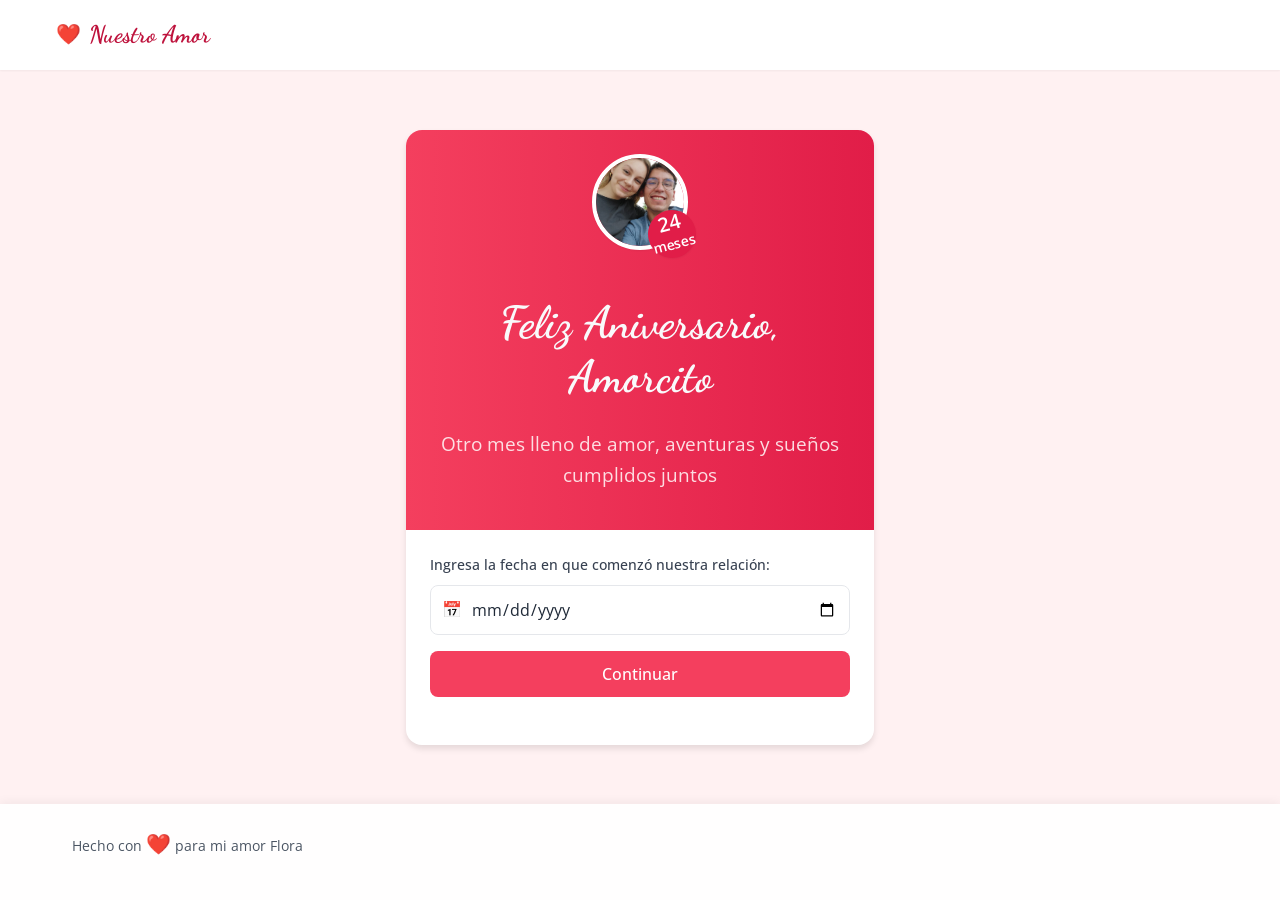
<file: index.html>
<!DOCTYPE html>
<html lang="es">
<head>
    <meta charset="UTF-8">
    <meta name="viewport" content="width=device-width, initial-scale=1.0">
    <meta name="description" content="Celebra nuestro aniversario con esta página especial llena de recuerdos y amor">
    <title>Nuestro Aniversario | Amor Eterno</title>
    <link rel="stylesheet" href="styles/main.css">
    <link rel="preconnect" href="https://fonts.googleapis.com">
    <link rel="preconnect" href="https://fonts.gstatic.com" crossorigin>
    <link href="https://fonts.googleapis.com/css2?family=Dancing+Script:wght@400;700&family=Open+Sans:wght@300;400;600&display=swap" rel="stylesheet">
    <link rel="icon" href="images/temple.jpg" type="image/x-icon">
</head>
<body class="home-page">
    <!-- Background with overlay effect -->
    <div class="background-overlay"></div>
    
    <!-- Navigation - Simplificado -->
    <nav class="main-nav">
        <div class="nav-container">
            <a href="#" class="nav-logo">
                <span class="heart-icon">❤️</span>
                <span class="logo-text">Nuestro Amor</span>
            </a>
        </div>
    </nav>
    
    <!-- Main content -->
    <main class="main-content">
        <div class="card animate-fade-in">
            <div class="card-header">
                <div class="profile-container">
                    <img src="images/cute.jpg" alt="Nuestra foto juntos" class="profile-pic">
                    <div class="anniversary-badge" id="months-together">
                        <span id="months-count">0</span>
                        <span>meses</span>
                    </div>
                </div>
                <h1 class="title">Feliz Aniversario, Amorcito</h1>
                <p class="subtitle">Otro mes lleno de amor, aventuras y sueños cumplidos juntos</p>
            </div>
            
            <div class="card-content">
                <div id="initial-view">
                    <div class="input-container">
                        <label for="anniversary">Ingresa la fecha en que comenzó nuestra relación:</label>
                        <div class="date-input-wrapper">
                            <span class="calendar-icon">📅</span>
                            <input type="date" id="anniversary">
                        </div>
                        <button id="verify-date" class="primary-button">Continuar</button>
                    </div>
                </div>
                
                <div id="success-view" class="hidden">
                    <div class="success-message">
                        <div class="icon-circle success">❤️</div>
                        <h2>¡Fecha correcta!</h2>
                        <p>Cada día contigo es un regalo. Nuestro amor comenzó el <span id="start-date"></span> y desde entonces hemos construido recuerdos maravillosos.</p>
                        <div class="button-group">
                            <a href="letters.html" class="primary-button pulse">Te amo infinitamente</a>
                        </div>
                    </div>
                </div>
                
                <div id="error-view" class="hidden">
                    <div class="error-message">
                        <div class="icon-circle error">💔</div>
                        <h2>Fecha incorrecta</h2>
                        <p>Parece que no recordaste nuestra fecha especial. ¡Inténtalo de nuevo!</p>
                        <button id="try-again" class="secondary-button">Intentar de nuevo</button>
                    </div>
                </div>
            </div>
        </div>
    </main>
    
    <!-- Floating hearts decoration -->
    <div class="floating-hearts" id="floating-hearts"></div>
    
    <!-- Footer -->
    <footer class="main-footer">
        <div class="footer-content">
            <p>Hecho con <span class="heart-icon">❤️</span> para mi amor Flora</p>
        </div>
    </footer>
    
    <script src="scripts/main.js"></script>
    <script src="scripts/modules/date-checker.js"></script>
</body>
</html>
</file>
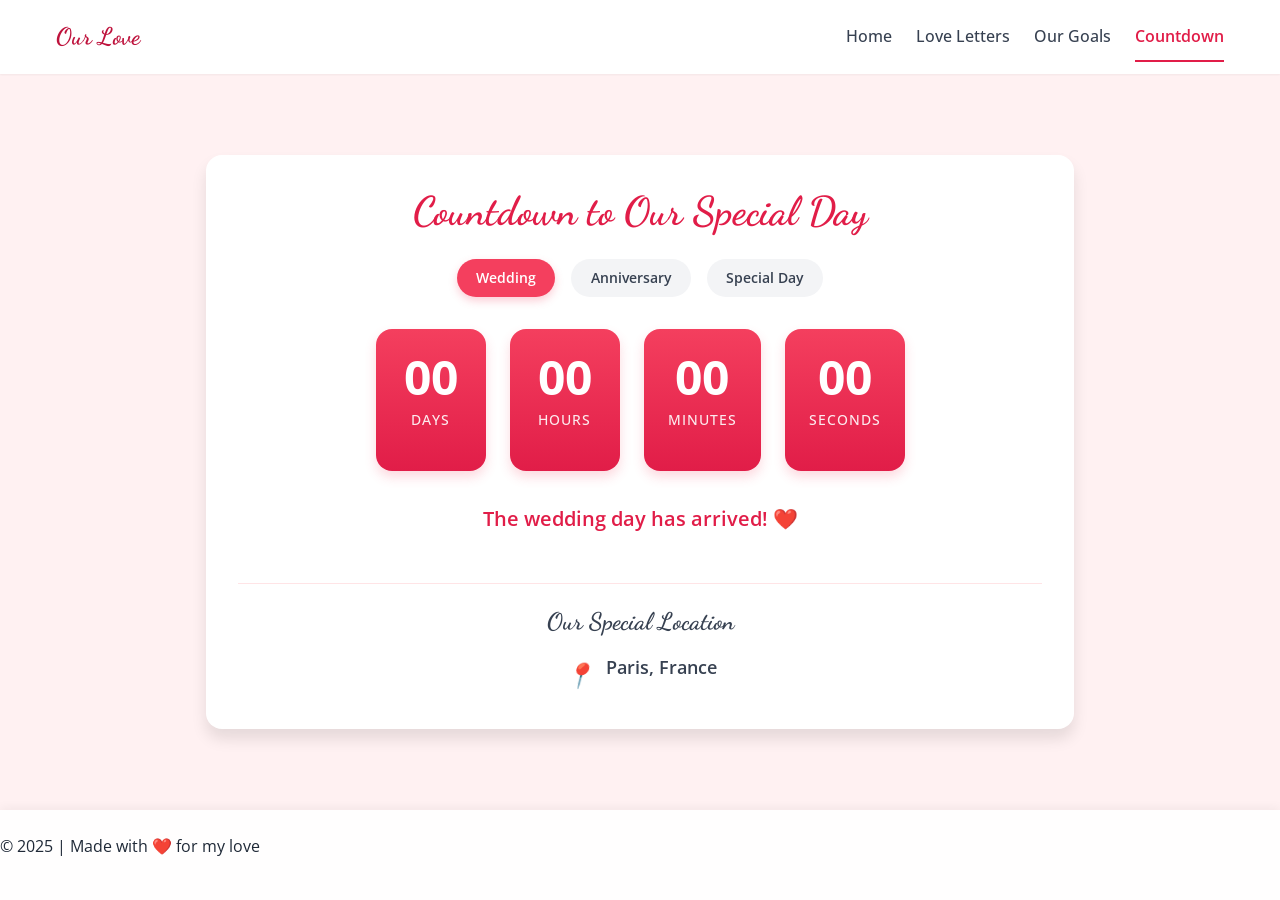
<file: countdown.html>
<!DOCTYPE html>
<html lang="en">
<head>
    <meta charset="UTF-8">
    <meta name="viewport" content="width=device-width, initial-scale=1.0">
    <title>Countdown - Our Anniversary</title>
    <link rel="stylesheet" href="styles/main.css">
    <link href="https://fonts.googleapis.com/css2?family=Dancing+Script:wght@700&family=Open+Sans:wght@400;600&display=swap" rel="stylesheet">
</head>
<body class="countdown-page">
    <!-- Background with overlay -->
    <div class="background-overlay"></div>
    
    <!-- Navigation -->
    <nav class="main-nav">
        <div class="nav-container">
            <a href="index.html" class="nav-logo">Our Love</a>
            <div class="nav-links">
                <a href="index.html">Home</a>
                <a href="letters.html">Love Letters</a>
                <a href="goals.html">Our Goals</a>
                <a href="countdown.html" class="active">Countdown</a>
            </div>
            <button class="mobile-menu-toggle" aria-label="Toggle menu">
                <span></span>
                <span></span>
                <span></span>
            </button>
        </div>
    </nav>

    <!-- Countdown Container -->
    <div class="countdown-container">
        <div class="countdown-timer">
            <h1>Countdown to Our Special Day</h1>
            
            <div class="event-selector" role="tablist" aria-label="Event selection">
                <button class="event-btn active" data-event="wedding" role="tab" aria-selected="true">Wedding</button>
                <button class="event-btn" data-event="anniversary" role="tab" aria-selected="false">Anniversary</button>
                <button class="event-btn" data-event="special" role="tab" aria-selected="false">Special Day</button>
            </div>
            
            <div id="countdown" class="timer" aria-live="polite">
                <div class="time-box">
                    <span id="days">0</span>
                    <p>Days</p>
                </div>
                <div class="time-box">
                    <span id="hours">0</span>
                    <p>Hours</p>
                </div>
                <div class="time-box">
                    <span id="minutes">0</span>
                    <p>Minutes</p>
                </div>
                <div class="time-box">
                    <span id="seconds">0</span>
                    <p>Seconds</p>
                </div>
            </div>
            
            <div class="countdown-message" aria-live="polite">
                <p>Every second brings us closer to forever ❤️</p>
            </div>
            
            <!-- Location information -->
            <div class="location-info">
                <h3>Our Special Location</h3>
                <div class="location-display">
                    <div class="location-icon">
                        <i class="location-pin">📍</i>
                    </div>
                    <div class="location-details">
                        <p id="event-location">Paris, France</p>
                    </div>
                </div>
            </div>
        </div>
    </div>

    <!-- Floating hearts decoration -->
    <div class="floating-hearts" aria-hidden="true">
        <div class="heart"></div>
        <div class="heart"></div>
        <div class="heart"></div>
    </div>

    <!-- Footer -->
    <footer class="main-footer">
        <p>&copy; 2025 | Made with ❤️ for my love</p>
    </footer>

    <script src="scripts/modules/countdown.js"></script>
    <script src="scripts/modules/mobile-menu.js"></script>
    <script src="scripts/main.js"></script>
</body>
</html>
</file>
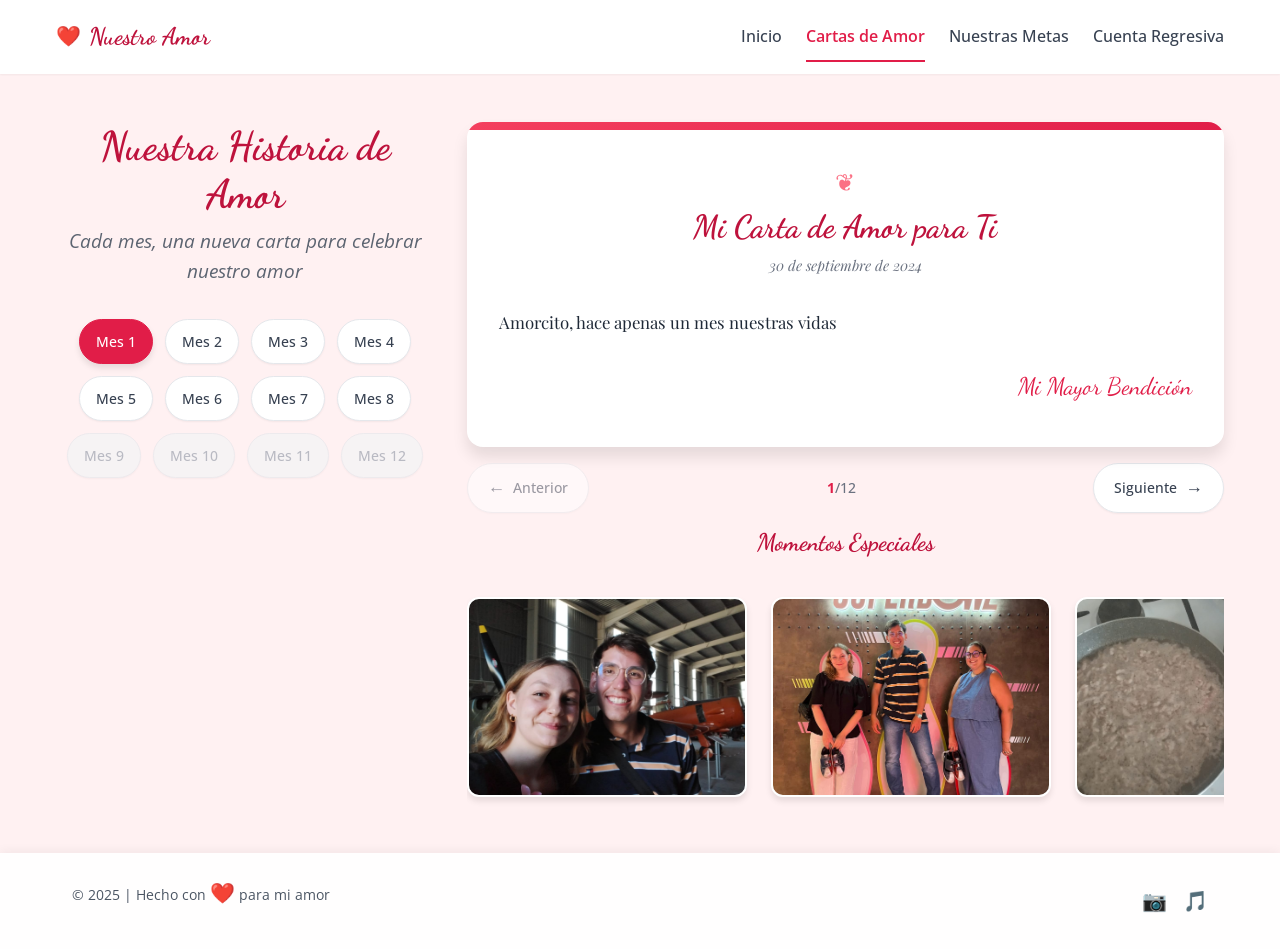
<file: letters.html>
<!DOCTYPE html>
<html lang="es">
<head>
    <meta charset="UTF-8">
    <meta name="viewport" content="width=device-width, initial-scale=1.0">
    <meta name="description" content="Una colección de cartas de amor para nuestros aniversarios mensuales">
    <title>Cartas de Amor | Nuestro Aniversario</title>
    <link rel="stylesheet" href="styles/main.css">
    <link rel="preconnect" href="https://fonts.googleapis.com">
    <link rel="preconnect" href="https://fonts.gstatic.com" crossorigin>
    <link href="https://fonts.googleapis.com/css2?family=Dancing+Script:wght@400;700&family=Open+Sans:wght@300;400;600&family=Playfair+Display:ital,wght@0,400;0,700;1,400&display=swap" rel="stylesheet">
    <link rel="icon" href="images/favicon.ico" type="image/x-icon">
</head>
<body class="letters-page">
    <!-- Background with parallax effect -->
    <div class="background-overlay"></div>
    
    <!-- Navigation -->
    <nav class="main-nav">
        <div class="nav-container">
            <a href="index.html" class="nav-logo">
                <span class="heart-icon">❤️</span>
                <span class="logo-text">Nuestro Amor</span>
            </a>
            <div class="nav-links">
                <a href="index.html">Inicio</a>
                <a href="letters.html" class="active" aria-current="page">Cartas de Amor</a>
                <a href="goals.html">Nuestras Metas</a>
                <a href="countdown.html">Cuenta Regresiva</a>
            </div>
            <button class="mobile-menu-toggle" aria-label="Abrir menú">
                <span></span>
                <span></span>
                <span></span>
            </button>
        </div>
    </nav>
    
    <!-- Mobile menu (hidden by default) -->
    <div class="mobile-menu">
        <a href="index.html">Inicio</a>
        <a href="letters.html" class="active">Cartas de Amor</a>
        <a href="goals.html">Nuestras Metas</a>
        <a href="countdown.html">Cuenta Regresiva</a>
    </div>

    <!-- Letter selection and display -->
    <main class="letter-container">
        <section class="letter-selection">
            <h1>Nuestra Historia de Amor</h1>
            <p class="subtitle">Cada mes, una nueva carta para celebrar nuestro amor</p>
            
            <div class="month-selector">
                <button class="month-button active" data-month="1">Mes 1</button>
                <button class="month-button" data-month="2">Mes 2</button>
                <button class="month-button" data-month="3">Mes 3</button>
                <button class="month-button" data-month="4">Mes 4</button>
                <button class="month-button" data-month="5">Mes 5</button>
                <button class="month-button" data-month="6">Mes 6</button>
                <button class="month-button" data-month="7">Mes 7</button>
                <button class="month-button" data-month="8">Mes 8</button>
                <button class="month-button future" data-month="9">Mes 9</button>
                <button class="month-button future" data-month="10">Mes 10</button>
                <button class="month-button future" data-month="11">Mes 11</button>
                <button class="month-button future" data-month="12">Mes 12</button>
            </div>
        </section>
        
        <article class="letter-content">
            <div class="letter-paper">
                <div class="letter-header">
                    <div class="letter-decoration">❦</div>
                    <h2 class="letter-title">Mi Carta de Amor para Ti</h2>
                    <div class="letter-date">30 de septiembre, 2024</div>
                </div>
                
                <div class="letter-body">
                    <p>
                        Cargando nuestra historia de amor...
                    </p>
                </div>
                
                <div class="letter-footer">
                    <div class="letter-signature">Con todo mi amor</div>
                </div>
            </div>
            
            <div class="letter-actions">
                <button id="prev-letter" class="letter-nav-button" disabled>
                    <span class="arrow">←</span> Anterior
                </button>
                <div class="letter-indicators">
                    <span class="current-letter">1</span>/<span class="total-letters">12</span>
                </div>
                <button id="next-letter" class="letter-nav-button">
                    Siguiente <span class="arrow">→</span>
                </button>
            </div>
            
            <div class="letter-memories">
                <h3>Momentos Especiales</h3>
                <div class="photo-placeholder" id="month-photo">
                    <div class="photo-message">Recuerdos de este mes</div>
                </div>
            </div>
        </article>
    </main>
    
    <!-- Floating hearts decoration -->
    <div class="floating-hearts">
        <div class="heart"></div>
        <div class="heart"></div>
        <div class="heart"></div>
        <div class="heart"></div>
        <div class="heart"></div>
        <div class="heart"></div>
    </div>
    
    <!-- Footer -->
    <footer class="main-footer">
        <div class="footer-content">
            <p>&copy; 2025 | Hecho con <span class="heart-icon">❤️</span> para mi amor</p>
            <div class="social-links">
                <a href="#" aria-label="Instagram" class="social-icon">📷</a>
                <a href="#" aria-label="Spotify Playlist" class="social-icon">🎵</a>
            </div>
        </div>
    </footer>
    
    <script src="scripts/modules/Letter gallery.js"></script>
    <script src="scripts/main.js"></script>
    <script src="scripts/modules/mobile-menu.js"></script>
</body>
</html>
</file>
<file: styles/main.css>
/* main.css */
/* Import all CSS modules */

/* Base styles */
@import 'base/reset.css';
@import 'base/variables.css';
@import 'base/typography.css';

/* Components */
@import 'components/buttons.css';
@import 'components/cards.css';
@import 'components/carousel.css';
@import 'components/animations.css';
@import 'components/inputs.css';
@import 'components/floating-hearts.css';

/* Layouts */
@import 'layouts/container.css';
@import 'layouts/responsive.css';
@import 'layouts/header.css';
@import 'layouts/footer.css';

/* Pages */
@import 'pages/index.css';
@import 'pages/letters.css';
@import 'pages/goals.css';
@import 'pages/countdown.css';

/* Common animations */
@keyframes fadeIn {
    from { opacity: 0; }
    to { opacity: 1; }
}

@keyframes slideIn {
    from { transform: translateY(20px); opacity: 0; }
    to { transform: translateY(0); opacity: 1; }
}

@keyframes pulse {
    0% { transform: scale(1); }
    50% { transform: scale(1.05); }
    100% { transform: scale(1); }
}
</file>
